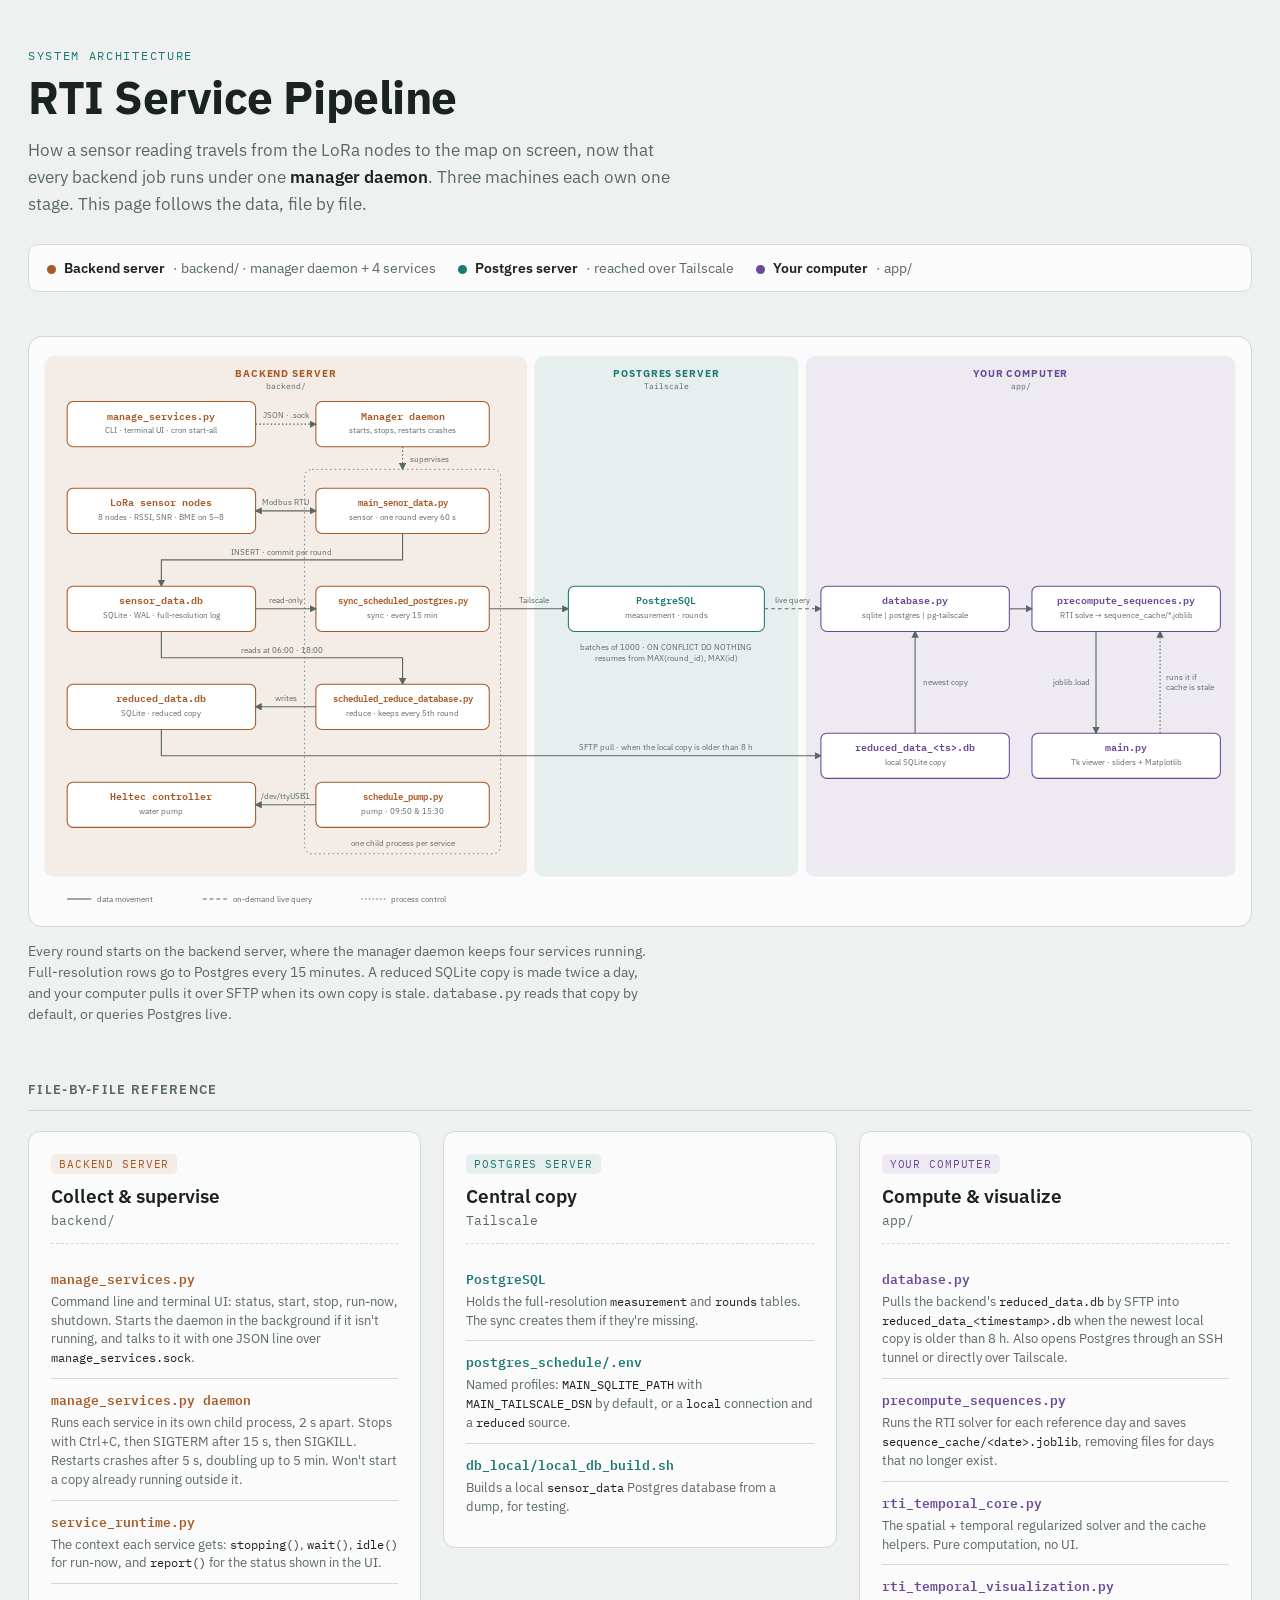
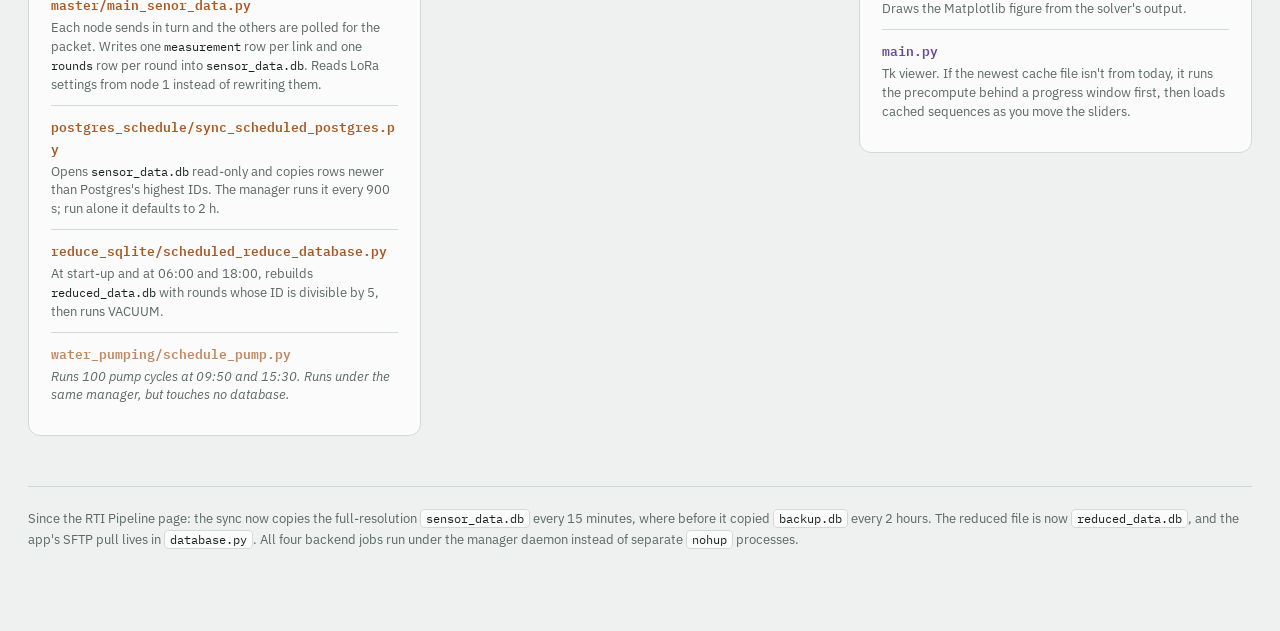
<file: RTI Service Pipeline.html>
<!doctype html><html><head><meta charset=utf8><meta name=viewport content="width=device-width,initial-scale=1,viewport-fit=cover"><style>:root{color-scheme:light;box-sizing:border-box;padding-top:env(safe-area-inset-top,0px);padding-bottom:env(safe-area-inset-bottom,0px)}html{scroll-padding-top:env(safe-area-inset-top,0px)}body{margin:0;padding:0;font:14px -apple-system,BlinkMacSystemFont,sans-serif;background:#faf9f5;color:#141413}img{max-width:100%}[hidden]:not([hidden=until-found i]){display:none!important}</style></head><body>
<title>RTI Service Pipeline</title>
<link rel="preconnect" href="https://fonts.googleapis.com">
<link rel="preconnect" href="https://fonts.gstatic.com" crossorigin>
<link href="https://fonts.googleapis.com/css2?family=IBM+Plex+Mono:wght@400;500;600&family=IBM+Plex+Sans:wght@400;500;600;700&display=swap" rel="stylesheet">

<style>
  /* Three swim lanes (backend server, Postgres server, your computer), then a file-by-file reference. */
  :root {
    --bg: #EEF1EF;
    --surface: #FAFBFA;
    --surface-raised: #FFFFFF;
    --ink: #1A2320;
    --ink-dim: #5A6864;
    --line: #D2DAD6;
    --accent-backend: #A85A26;
    --accent-backend-soft: rgba(168, 90, 38, 0.09);
    --accent-pg: #1C7A72;
    --accent-pg-soft: rgba(28, 122, 114, 0.09);
    --accent-rti: #6A4996;
    --accent-rti-soft: rgba(106, 73, 150, 0.09);
    --font-display: 'IBM Plex Sans', system-ui, sans-serif;
    --font-mono: 'IBM Plex Mono', ui-monospace, 'SF Mono', monospace;
  }
  @media (prefers-color-scheme: dark) {
    :root:not([data-theme="light"]) {
      --bg: #101614;
      --surface: #171F1C;
      --surface-raised: #1D2622;
      --ink: #E9EDEA;
      --ink-dim: #92A19B;
      --line: #2A3733;
      --accent-backend: #D98A4C;
      --accent-backend-soft: rgba(217, 138, 76, 0.14);
      --accent-pg: #3FB3A8;
      --accent-pg-soft: rgba(63, 179, 168, 0.14);
      --accent-rti: #A084C4;
      --accent-rti-soft: rgba(160, 132, 196, 0.16);
      color-scheme: dark;
    }
  }
  :root[data-theme="dark"] {
    --bg: #101614;
    --surface: #171F1C;
    --surface-raised: #1D2622;
    --ink: #E9EDEA;
    --ink-dim: #92A19B;
    --line: #2A3733;
    --accent-backend: #D98A4C;
    --accent-backend-soft: rgba(217, 138, 76, 0.14);
    --accent-pg: #3FB3A8;
    --accent-pg-soft: rgba(63, 179, 168, 0.14);
    --accent-rti: #A084C4;
    --accent-rti-soft: rgba(160, 132, 196, 0.16);
    color-scheme: dark;
  }

  * { box-sizing: border-box; }
  html, body {
    margin: 0;
    background: var(--bg);
    color: var(--ink);
    font-family: var(--font-display);
  }
  body {
    padding: 48px 28px 80px;
    display: flex;
    justify-content: center;
  }
  @media (max-width: 600px) { body { padding: 32px 16px 56px; } }
  main { width: 100%; max-width: 1280px; min-width: 0; }

  .eyebrow {
    font-family: var(--font-mono);
    font-size: 12px;
    letter-spacing: 0.14em;
    text-transform: uppercase;
    color: var(--accent-pg);
    margin: 0 0 10px;
  }
  h1 {
    font-size: clamp(32px, 4.5vw, 46px);
    font-weight: 700;
    line-height: 1.08;
    margin: 0 0 14px;
    text-wrap: balance;
    letter-spacing: -0.01em;
  }
  .lede {
    font-size: 17px;
    line-height: 1.6;
    color: var(--ink-dim);
    max-width: 66ch;
    margin: 0 0 26px;
  }
  .lede strong { color: var(--ink); font-weight: 600; }

  .machines {
    display: flex;
    flex-wrap: wrap;
    gap: 10px 22px;
    margin: 0 0 44px;
    padding: 14px 18px;
    background: var(--surface);
    border: 1px solid var(--line);
    border-radius: 10px;
  }
  .machine {
    display: flex;
    align-items: baseline;
    gap: 8px;
    font-size: 13.5px;
    color: var(--ink-dim);
  }
  .machine .dot {
    width: 9px; height: 9px; border-radius: 50%;
    display: inline-block;
    flex: none;
    transform: translateY(1px);
  }
  .machine b { color: var(--ink); font-weight: 600; }
  .dot.backend { background: var(--accent-backend); }
  .dot.pg { background: var(--accent-pg); }
  .dot.rti { background: var(--accent-rti); }

  figure { margin: 0 0 56px; }
  .diagram-scroll {
    overflow-x: auto;
    border: 1px solid var(--line);
    border-radius: 14px;
    background: var(--surface);
    padding: 8px;
  }
  .diagram-scroll svg {
    display: block;
    width: 100%;
    min-width: 1120px;
    height: auto;
  }
  figcaption {
    margin-top: 14px;
    font-size: 13.5px;
    line-height: 1.55;
    color: var(--ink-dim);
    max-width: 78ch;
  }
  figcaption code { font-family: var(--font-mono); }

  /* SVG text styles */
  .lane-title { font-family: var(--font-display); font-weight: 700; font-size: 13px; letter-spacing: 0.09em; }
  .lane-sub { font-family: var(--font-mono); font-size: 11px; fill: var(--ink-dim); }
  .box { fill: var(--surface-raised); stroke-width: 1.4; }
  .box.backend { stroke: var(--accent-backend); }
  .box.pg { stroke: var(--accent-pg); }
  .box.rti { stroke: var(--accent-rti); }
  .box-title { font-family: var(--font-mono); font-weight: 600; font-size: 13px; }
  .box-title.sm { font-size: 12.5px; }
  .box-title.backend { fill: var(--accent-backend); }
  .box-title.pg { fill: var(--accent-pg); }
  .box-title.rti { fill: var(--accent-rti); }
  .box-sub { font-family: var(--font-display); font-size: 11px; fill: var(--ink-dim); }
  .edge-label { font-family: var(--font-display); font-size: 10.5px; fill: var(--ink-dim); }
  .flow { fill: none; stroke: var(--ink-dim); stroke-width: 1.5; stroke-linejoin: round; }
  .flow.live { stroke-dasharray: 5 4; }
  .flow.control { stroke-dasharray: 2 3; }
  .group { fill: none; stroke: var(--ink-dim); stroke-width: 1; stroke-dasharray: 2 4; }

  h2.section-title {
    font-size: 13px;
    font-weight: 600;
    letter-spacing: 0.1em;
    text-transform: uppercase;
    color: var(--ink-dim);
    margin: 0 0 20px;
    padding-bottom: 12px;
    border-bottom: 1px solid var(--line);
  }

  .cards {
    display: grid;
    grid-template-columns: repeat(3, minmax(0, 1fr));
    gap: 22px;
    margin-bottom: 50px;
    align-items: start;
  }
  @media (max-width: 920px) {
    .cards { grid-template-columns: minmax(0, 1fr); }
  }

  .card {
    background: var(--surface);
    border: 1px solid var(--line);
    border-radius: 12px;
    padding: 22px 22px 20px;
    display: flex;
    flex-direction: column;
    min-width: 0;
  }
  .card-head {
    padding-bottom: 14px;
    margin-bottom: 14px;
    border-bottom: 1px dashed var(--line);
  }
  .card-head .tag {
    display: inline-block;
    font-family: var(--font-mono);
    font-size: 11px;
    letter-spacing: 0.08em;
    text-transform: uppercase;
    padding: 3px 8px;
    border-radius: 5px;
    margin-bottom: 10px;
  }
  .card.backend .tag { color: var(--accent-backend); background: var(--accent-backend-soft); }
  .card.pg .tag { color: var(--accent-pg); background: var(--accent-pg-soft); }
  .card.rti .tag { color: var(--accent-rti); background: var(--accent-rti-soft); }

  .card-head h3 {
    font-size: 19px;
    margin: 0 0 4px;
    font-weight: 600;
  }
  .card-head p {
    margin: 0;
    font-size: 13px;
    color: var(--ink-dim);
    font-family: var(--font-mono);
  }

  .filelist { list-style: none; margin: 0; padding: 0; }
  .filelist li {
    padding: 10px 0;
    border-bottom: 1px solid var(--line);
  }
  .filelist li:last-child { border-bottom: none; }
  .filelist code {
    display: block;
    font-family: var(--font-mono);
    font-size: 13px;
    font-weight: 600;
    margin-bottom: 3px;
    overflow-wrap: anywhere;
  }
  .card.backend .filelist code { color: var(--accent-backend); }
  .card.pg .filelist code { color: var(--accent-pg); }
  .card.rti .filelist code { color: var(--accent-rti); }

  .filelist span {
    display: block;
    font-size: 13px;
    line-height: 1.45;
    color: var(--ink-dim);
  }
  .filelist span code {
    display: inline;
    font-size: 12px;
    font-weight: 400;
    margin: 0;
    color: var(--ink) !important;
  }
  .filelist li.aside > code { opacity: 0.7; }
  .filelist li.aside > span { font-style: italic; }

  footer {
    border-top: 1px solid var(--line);
    padding-top: 22px;
    font-size: 13px;
    color: var(--ink-dim);
    line-height: 1.6;
  }
  footer code {
    font-family: var(--font-mono);
    background: var(--surface);
    border: 1px solid var(--line);
    padding: 1px 5px;
    border-radius: 4px;
    font-size: 12px;
    color: var(--ink);
  }
</style>

<main>
  <p class="eyebrow">System architecture</p>
  <h1>RTI Service Pipeline</h1>
  <p class="lede">
    How a sensor reading travels from the LoRa nodes to the map on screen, now that every
    backend job runs under one <strong>manager daemon</strong>. Three machines each own one
    stage. This page follows the data, file by file.
  </p>

  <div class="machines">
    <span class="machine"><span class="dot backend"></span> <b>Backend server</b> · backend/ · manager daemon + 4 services</span>
    <span class="machine"><span class="dot pg"></span> <b>Postgres server</b> · reached over Tailscale</span>
    <span class="machine"><span class="dot rti"></span> <b>Your computer</b> · app/</span>
  </div>

  <figure>
    <div class="diagram-scroll">
      <svg viewBox="0 0 1600 760" role="img" aria-label="On the backend server, manage_services.py talks to the manager daemon over a Unix socket, and the daemon supervises four services. The sensor service polls 8 LoRa nodes over Modbus RTU and writes every round into sensor_data.db. The sync service reads sensor_data.db read-only every 15 minutes and batch-inserts new rows into PostgreSQL on the Postgres server over Tailscale. The reduce service copies every 5th round into reduced_data.db at start-up, 06:00 and 18:00. The pump service drives the Heltec pump controller over serial. On your computer, database.py pulls reduced_data.db by SFTP when the local copy is older than 8 hours, or queries PostgreSQL live. precompute_sequences.py solves the RTI sequences into a joblib cache, which main.py loads and displays; main.py starts the precompute when the cache is stale.">
        <defs>
          <marker id="arrow" viewBox="0 0 10 10" refX="8.5" refY="5" markerWidth="6.5" markerHeight="6.5" orient="auto-start-reverse">
            <path d="M0,0 L10,5 L0,10 Z" style="fill:var(--ink-dim)"></path>
          </marker>
        </defs>

        <!-- lane backgrounds -->
        <rect x="10" y="15" width="640" height="690" rx="12" style="fill:var(--accent-backend-soft)"></rect>
        <rect x="660" y="15" width="350" height="690" rx="12" style="fill:var(--accent-pg-soft)"></rect>
        <rect x="1020" y="15" width="570" height="690" rx="12" style="fill:var(--accent-rti-soft)"></rect>

        <!-- lane headers -->
        <text x="330" y="42" text-anchor="middle" class="lane-title" style="fill:var(--accent-backend)">BACKEND SERVER</text>
        <text x="330" y="58" text-anchor="middle" class="lane-sub">backend/</text>

        <text x="835" y="42" text-anchor="middle" class="lane-title" style="fill:var(--accent-pg)">POSTGRES SERVER</text>
        <text x="835" y="58" text-anchor="middle" class="lane-sub">Tailscale</text>

        <text x="1305" y="42" text-anchor="middle" class="lane-title" style="fill:var(--accent-rti)">YOUR COMPUTER</text>
        <text x="1305" y="58" text-anchor="middle" class="lane-sub">app/</text>

        <!-- ===== BACKEND SERVER ===== -->
        <!-- control row -->
        <rect x="40" y="75" width="250" height="60" rx="8" class="box backend"></rect>
        <text x="165" y="99" text-anchor="middle" class="box-title backend">manage_services.py</text>
        <text x="165" y="117" text-anchor="middle" class="box-sub">CLI · terminal UI · cron start-all</text>

        <rect x="370" y="75" width="230" height="60" rx="8" class="box backend"></rect>
        <text x="485" y="99" text-anchor="middle" class="box-title backend">Manager daemon</text>
        <text x="485" y="117" text-anchor="middle" class="box-sub">starts, stops, restarts crashes</text>

        <line x1="290" y1="105" x2="370" y2="105" class="flow control" marker-end="url(#arrow)"></line>
        <text x="330" y="97" text-anchor="middle" class="edge-label">JSON · .sock</text>

        <line x1="485" y1="135" x2="485" y2="165" class="flow control" marker-end="url(#arrow)"></line>
        <text x="495" y="155" class="edge-label">supervises</text>

        <!-- supervised services group -->
        <rect x="355" y="165" width="260" height="510" rx="10" class="group"></rect>
        <text x="485" y="665" text-anchor="middle" class="edge-label">one child process per service</text>

        <!-- row 190: nodes <-> sensor -->
        <rect x="40" y="190" width="250" height="60" rx="8" class="box backend"></rect>
        <text x="165" y="214" text-anchor="middle" class="box-title backend">LoRa sensor nodes</text>
        <text x="165" y="232" text-anchor="middle" class="box-sub">8 nodes · RSSI, SNR · BME on 5–8</text>

        <rect x="370" y="190" width="230" height="60" rx="8" class="box backend"></rect>
        <text x="485" y="214" text-anchor="middle" class="box-title sm backend">main_senor_data.py</text>
        <text x="485" y="232" text-anchor="middle" class="box-sub">sensor · one round every 60 s</text>

        <line x1="290" y1="220" x2="370" y2="220" class="flow" marker-start="url(#arrow)" marker-end="url(#arrow)"></line>
        <text x="330" y="212" text-anchor="middle" class="edge-label">Modbus RTU</text>

        <polyline points="485,250 485,285 165,285 165,320" class="flow" marker-end="url(#arrow)"></polyline>
        <text x="325" y="278" text-anchor="middle" class="edge-label">INSERT · commit per round</text>

        <!-- row 320: sensor_data.db -> sync -->
        <rect x="40" y="320" width="250" height="60" rx="8" class="box backend"></rect>
        <text x="165" y="344" text-anchor="middle" class="box-title backend">sensor_data.db</text>
        <text x="165" y="362" text-anchor="middle" class="box-sub">SQLite · WAL · full-resolution log</text>

        <rect x="370" y="320" width="230" height="60" rx="8" class="box backend"></rect>
        <text x="485" y="344" text-anchor="middle" class="box-title sm backend">sync_scheduled_postgres.py</text>
        <text x="485" y="362" text-anchor="middle" class="box-sub">sync · every 15 min</text>

        <line x1="290" y1="350" x2="370" y2="350" class="flow" marker-end="url(#arrow)"></line>
        <text x="330" y="342" text-anchor="middle" class="edge-label">read-only</text>

        <polyline points="165,380 165,415 485,415 485,450" class="flow" marker-end="url(#arrow)"></polyline>
        <text x="325" y="408" text-anchor="middle" class="edge-label">reads at 06:00 · 18:00</text>

        <!-- row 450: reduce -> reduced_data.db -->
        <rect x="40" y="450" width="250" height="60" rx="8" class="box backend"></rect>
        <text x="165" y="474" text-anchor="middle" class="box-title backend">reduced_data.db</text>
        <text x="165" y="492" text-anchor="middle" class="box-sub">SQLite · reduced copy</text>

        <rect x="370" y="450" width="230" height="60" rx="8" class="box backend"></rect>
        <text x="485" y="474" text-anchor="middle" class="box-title sm backend">scheduled_reduce_database.py</text>
        <text x="485" y="492" text-anchor="middle" class="box-sub">reduce · keeps every 5th round</text>

        <line x1="370" y1="480" x2="290" y2="480" class="flow" marker-end="url(#arrow)"></line>
        <text x="330" y="472" text-anchor="middle" class="edge-label">writes</text>

        <!-- row 580: pump -> Heltec -->
        <rect x="40" y="580" width="250" height="60" rx="8" class="box backend"></rect>
        <text x="165" y="604" text-anchor="middle" class="box-title backend">Heltec controller</text>
        <text x="165" y="622" text-anchor="middle" class="box-sub">water pump</text>

        <rect x="370" y="580" width="230" height="60" rx="8" class="box backend"></rect>
        <text x="485" y="604" text-anchor="middle" class="box-title sm backend">schedule_pump.py</text>
        <text x="485" y="622" text-anchor="middle" class="box-sub">pump · 09:50 &amp; 15:30</text>

        <line x1="370" y1="610" x2="290" y2="610" class="flow" marker-end="url(#arrow)"></line>
        <text x="330" y="602" text-anchor="middle" class="edge-label">/dev/ttyUSB1</text>

        <!-- ===== POSTGRES SERVER ===== -->
        <rect x="705" y="320" width="260" height="60" rx="8" class="box pg"></rect>
        <text x="835" y="344" text-anchor="middle" class="box-title pg">PostgreSQL</text>
        <text x="835" y="362" text-anchor="middle" class="box-sub">measurement · rounds</text>
        <text x="835" y="404" text-anchor="middle" class="edge-label">batches of 1000 · ON CONFLICT DO NOTHING</text>
        <text x="835" y="419" text-anchor="middle" class="edge-label">resumes from MAX(round_id), MAX(id)</text>

        <!-- backend -> postgres -->
        <line x1="600" y1="350" x2="705" y2="350" class="flow" marker-end="url(#arrow)"></line>
        <text x="660" y="342" text-anchor="middle" class="edge-label">Tailscale</text>

        <!-- backend -> your computer (SFTP) -->
        <polyline points="165,510 165,545 1040,545" class="flow" marker-end="url(#arrow)"></polyline>
        <text x="835" y="537" text-anchor="middle" class="edge-label">SFTP pull · when the local copy is older than 8 h</text>

        <!-- postgres -> your computer (live query) -->
        <line x1="965" y1="350" x2="1040" y2="350" class="flow live" marker-end="url(#arrow)"></line>
        <text x="1002" y="342" text-anchor="middle" class="edge-label">live query</text>

        <!-- ===== YOUR COMPUTER ===== -->
        <rect x="1040" y="320" width="250" height="60" rx="8" class="box rti"></rect>
        <text x="1165" y="344" text-anchor="middle" class="box-title rti">database.py</text>
        <text x="1165" y="362" text-anchor="middle" class="box-sub">sqlite | postgres | pg-tailscale</text>

        <rect x="1320" y="320" width="250" height="60" rx="8" class="box rti"></rect>
        <text x="1445" y="344" text-anchor="middle" class="box-title rti">precompute_sequences.py</text>
        <text x="1445" y="362" text-anchor="middle" class="box-sub">RTI solve → sequence_cache/*.joblib</text>

        <rect x="1040" y="515" width="250" height="60" rx="8" class="box rti"></rect>
        <text x="1165" y="539" text-anchor="middle" class="box-title rti">reduced_data_&lt;ts&gt;.db</text>
        <text x="1165" y="557" text-anchor="middle" class="box-sub">local SQLite copy</text>

        <rect x="1320" y="515" width="250" height="60" rx="8" class="box rti"></rect>
        <text x="1445" y="539" text-anchor="middle" class="box-title rti">main.py</text>
        <text x="1445" y="557" text-anchor="middle" class="box-sub">Tk viewer · sliders + Matplotlib</text>

        <line x1="1165" y1="515" x2="1165" y2="380" class="flow" marker-end="url(#arrow)"></line>
        <text x="1175" y="451" class="edge-label">newest copy</text>

        <line x1="1290" y1="350" x2="1320" y2="350" class="flow" marker-end="url(#arrow)"></line>

        <line x1="1405" y1="380" x2="1405" y2="515" class="flow" marker-end="url(#arrow)"></line>
        <text x="1397" y="451" text-anchor="end" class="edge-label">joblib.load</text>

        <line x1="1490" y1="515" x2="1490" y2="380" class="flow control" marker-end="url(#arrow)"></line>
        <text x="1498" y="444" class="edge-label">runs it if</text>
        <text x="1498" y="458" class="edge-label">cache is stale</text>

        <!-- legend -->
        <line x1="40" y1="735" x2="72" y2="735" class="flow"></line>
        <text x="80" y="739" class="box-sub">data movement</text>

        <line x1="220" y1="735" x2="252" y2="735" class="flow live"></line>
        <text x="260" y="739" class="box-sub">on-demand live query</text>

        <line x1="430" y1="735" x2="462" y2="735" class="flow control"></line>
        <text x="470" y="739" class="box-sub">process control</text>
      </svg>
    </div>
    <figcaption>
      Every round starts on the backend server, where the manager daemon keeps four services
      running. Full-resolution rows go to Postgres every 15 minutes. A reduced SQLite copy is made
      twice a day, and your computer pulls it over SFTP when its own copy is stale.
      <code>database.py</code> reads that copy by default, or queries Postgres live.
    </figcaption>
  </figure>

  <h2 class="section-title">File-by-file reference</h2>
  <div class="cards">
    <div class="card backend">
      <div class="card-head">
        <span class="tag">Backend server</span>
        <h3>Collect &amp; supervise</h3>
        <p>backend/</p>
      </div>
      <ul class="filelist">
        <li>
          <code>manage_services.py</code>
          <span>Command line and terminal UI: status, start, stop, run-now, shutdown. Starts the daemon in the background if it isn't running, and talks to it with one JSON line over <code>manage_services.sock</code>.</span>
        </li>
        <li>
          <code>manage_services.py daemon</code>
          <span>Runs each service in its own child process, 2 s apart. Stops with Ctrl+C, then SIGTERM after 15 s, then SIGKILL. Restarts crashes after 5 s, doubling up to 5 min. Won't start a copy already running outside it.</span>
        </li>
        <li>
          <code>service_runtime.py</code>
          <span>The context each service gets: <code>stopping()</code>, <code>wait()</code>, <code>idle()</code> for run-now, and <code>report()</code> for the status shown in the UI.</span>
        </li>
        <li>
          <code>master/main_senor_data.py</code>
          <span>Each node sends in turn and the others are polled for the packet. Writes one <code>measurement</code> row per link and one <code>rounds</code> row per round into <code>sensor_data.db</code>. Reads LoRa settings from node 1 instead of rewriting them.</span>
        </li>
        <li>
          <code>postgres_schedule/sync_scheduled_postgres.py</code>
          <span>Opens <code>sensor_data.db</code> read-only and copies rows newer than Postgres's highest IDs. The manager runs it every 900 s; run alone it defaults to 2 h.</span>
        </li>
        <li>
          <code>reduce_sqlite/scheduled_reduce_database.py</code>
          <span>At start-up and at 06:00 and 18:00, rebuilds <code>reduced_data.db</code> with rounds whose ID is divisible by 5, then runs VACUUM.</span>
        </li>
        <li class="aside">
          <code>water_pumping/schedule_pump.py</code>
          <span>Runs 100 pump cycles at 09:50 and 15:30. Runs under the same manager, but touches no database.</span>
        </li>
      </ul>
    </div>

    <div class="card pg">
      <div class="card-head">
        <span class="tag">Postgres server</span>
        <h3>Central copy</h3>
        <p>Tailscale</p>
      </div>
      <ul class="filelist">
        <li>
          <code>PostgreSQL</code>
          <span>Holds the full-resolution <code>measurement</code> and <code>rounds</code> tables. The sync creates them if they're missing.</span>
        </li>
        <li>
          <code>postgres_schedule/.env</code>
          <span>Named profiles: <code>MAIN_SQLITE_PATH</code> with <code>MAIN_TAILSCALE_DSN</code> by default, or a <code>local</code> connection and a <code>reduced</code> source.</span>
        </li>
        <li>
          <code>db_local/local_db_build.sh</code>
          <span>Builds a local <code>sensor_data</code> Postgres database from a dump, for testing.</span>
        </li>
      </ul>
    </div>

    <div class="card rti">
      <div class="card-head">
        <span class="tag">Your computer</span>
        <h3>Compute &amp; visualize</h3>
        <p>app/</p>
      </div>
      <ul class="filelist">
        <li>
          <code>database.py</code>
          <span>Pulls the backend's <code>reduced_data.db</code> by SFTP into <code>reduced_data_&lt;timestamp&gt;.db</code> when the newest local copy is older than 8 h. Also opens Postgres through an SSH tunnel or directly over Tailscale.</span>
        </li>
        <li>
          <code>precompute_sequences.py</code>
          <span>Runs the RTI solver for each reference day and saves <code>sequence_cache/&lt;date&gt;.joblib</code>, removing files for days that no longer exist.</span>
        </li>
        <li>
          <code>rti_temporal_core.py</code>
          <span>The spatial + temporal regularized solver and the cache helpers. Pure computation, no UI.</span>
        </li>
        <li>
          <code>rti_temporal_visualization.py</code>
          <span>Draws the Matplotlib figure from the solver's output.</span>
        </li>
        <li>
          <code>main.py</code>
          <span>Tk viewer. If the newest cache file isn't from today, it runs the precompute behind a progress window first, then loads cached sequences as you move the sliders.</span>
        </li>
      </ul>
    </div>
  </div>

  <footer>
    Since the RTI Pipeline page: the sync now copies the full-resolution
    <code>sensor_data.db</code> every 15 minutes, where before it copied <code>backup.db</code>
    every 2 hours. The reduced file is now <code>reduced_data.db</code>, and the app's SFTP pull
    lives in <code>database.py</code>. All four backend jobs run under the manager daemon instead
    of separate <code>nohup</code> processes.
  </footer>
</main>

</body></html>
</file>
